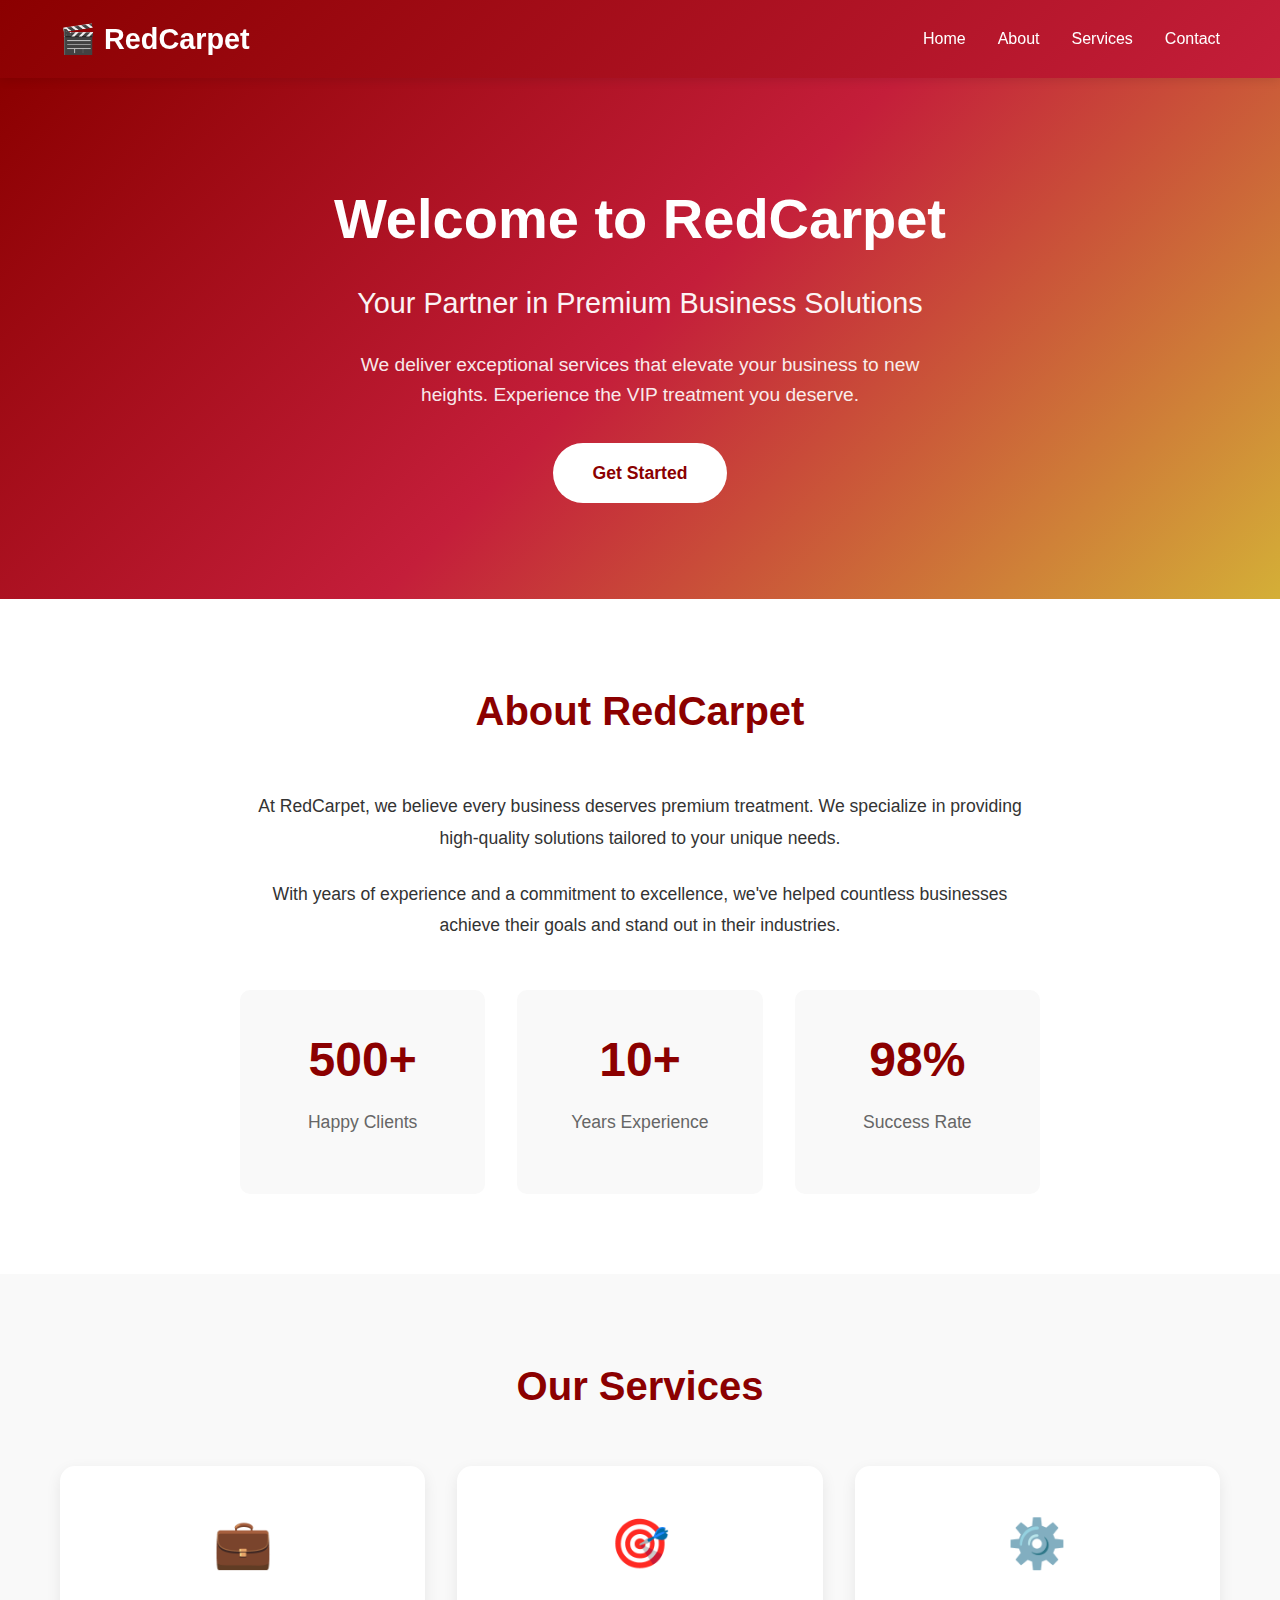
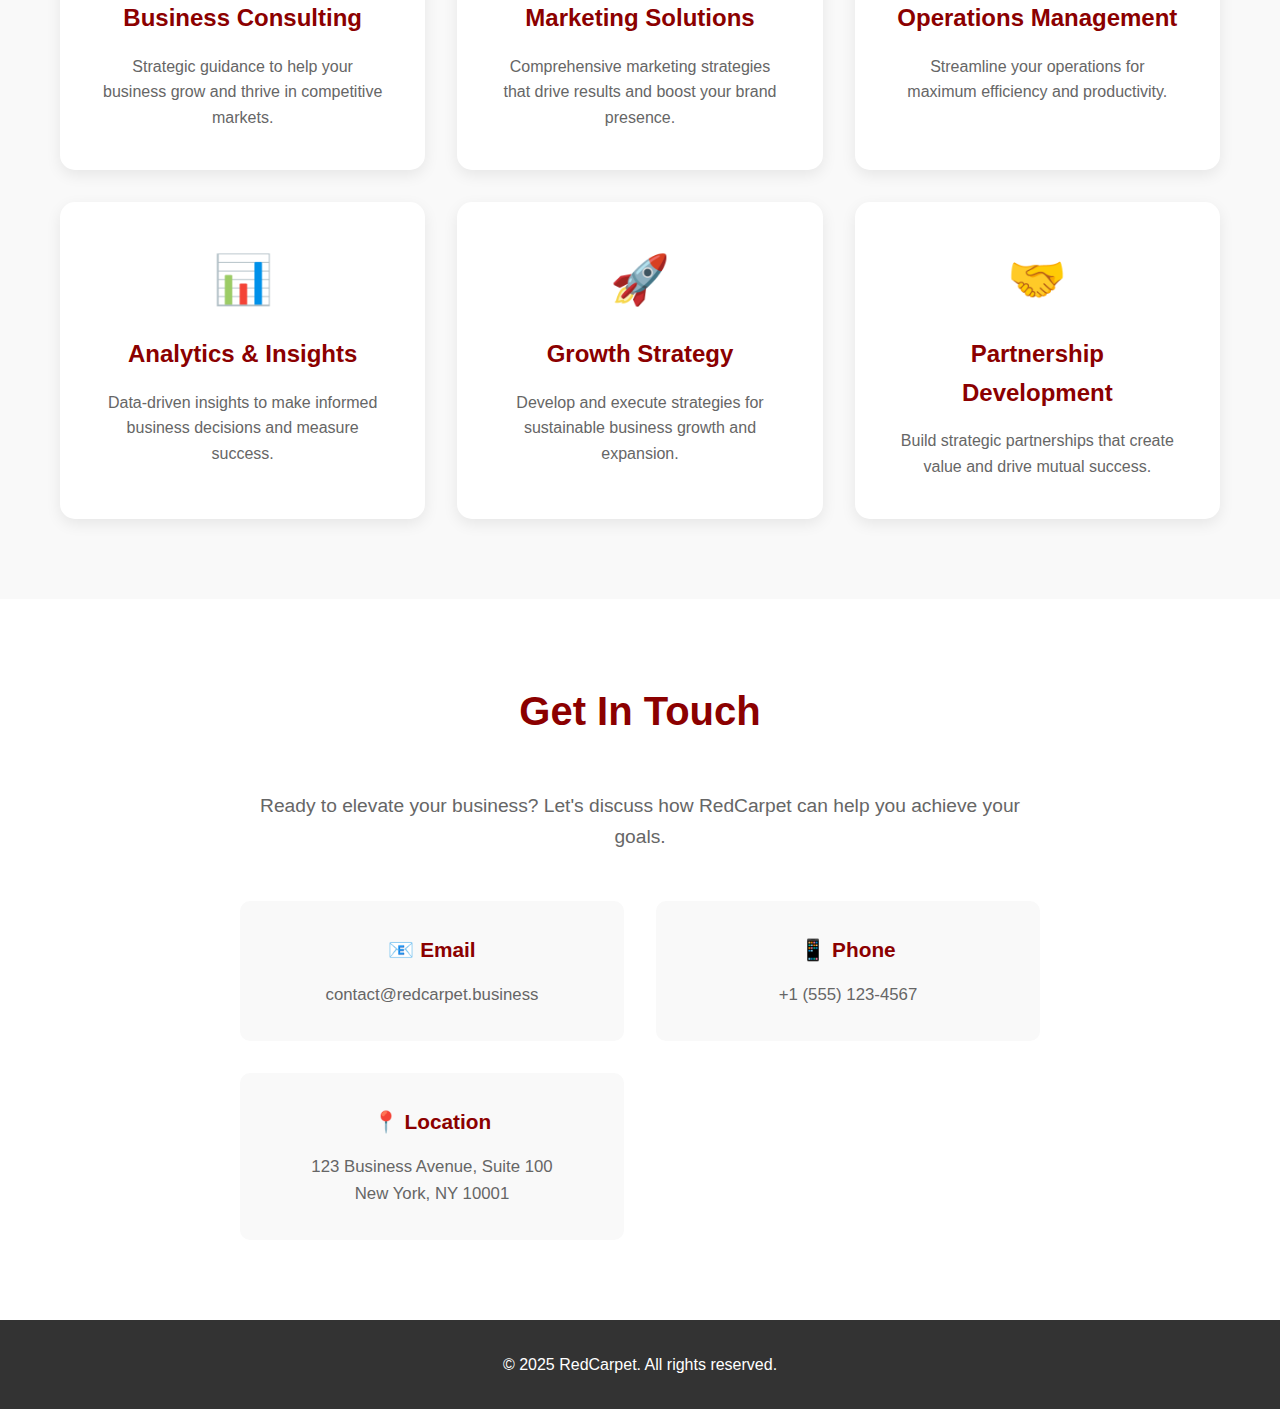
<file: index.html>
<!DOCTYPE html>
<html lang="en">
<head>
    <meta charset="UTF-8">
    <meta name="viewport" content="width=device-width, initial-scale=1.0">
    <meta name="description" content="RedCarpet - Premium Business Solutions for Your Success">
    <title>RedCarpet - Premium Business Solutions</title>
    <link rel="stylesheet" href="style.css">
</head>
<body>
    <header>
        <nav class="navbar">
            <div class="container">
                <div class="logo">
                    <h1>🎬 RedCarpet</h1>
                </div>
                <ul class="nav-links">
                    <li><a href="#home">Home</a></li>
                    <li><a href="#about">About</a></li>
                    <li><a href="#services">Services</a></li>
                    <li><a href="#contact">Contact</a></li>
                </ul>
            </div>
        </nav>
    </header>

    <main>
        <!-- Hero Section -->
        <section id="home" class="hero">
            <div class="container">
                <div class="hero-content">
                    <h1 class="hero-title">Welcome to RedCarpet</h1>
                    <p class="hero-subtitle">Your Partner in Premium Business Solutions</p>
                    <p class="hero-description">We deliver exceptional services that elevate your business to new heights. Experience the VIP treatment you deserve.</p>
                    <a href="#contact" class="cta-button">Get Started</a>
                </div>
            </div>
        </section>

        <!-- About Section -->
        <section id="about" class="about">
            <div class="container">
                <h2 class="section-title">About RedCarpet</h2>
                <div class="about-content">
                    <p>At RedCarpet, we believe every business deserves premium treatment. We specialize in providing high-quality solutions tailored to your unique needs.</p>
                    <p>With years of experience and a commitment to excellence, we've helped countless businesses achieve their goals and stand out in their industries.</p>
                    <div class="stats">
                        <div class="stat-item">
                            <h3>500+</h3>
                            <p>Happy Clients</p>
                        </div>
                        <div class="stat-item">
                            <h3>10+</h3>
                            <p>Years Experience</p>
                        </div>
                        <div class="stat-item">
                            <h3>98%</h3>
                            <p>Success Rate</p>
                        </div>
                    </div>
                </div>
            </div>
        </section>

        <!-- Services Section -->
        <section id="services" class="services">
            <div class="container">
                <h2 class="section-title">Our Services</h2>
                <div class="services-grid">
                    <div class="service-card">
                        <div class="service-icon">💼</div>
                        <h3>Business Consulting</h3>
                        <p>Strategic guidance to help your business grow and thrive in competitive markets.</p>
                    </div>
                    <div class="service-card">
                        <div class="service-icon">🎯</div>
                        <h3>Marketing Solutions</h3>
                        <p>Comprehensive marketing strategies that drive results and boost your brand presence.</p>
                    </div>
                    <div class="service-card">
                        <div class="service-icon">⚙️</div>
                        <h3>Operations Management</h3>
                        <p>Streamline your operations for maximum efficiency and productivity.</p>
                    </div>
                    <div class="service-card">
                        <div class="service-icon">📊</div>
                        <h3>Analytics & Insights</h3>
                        <p>Data-driven insights to make informed business decisions and measure success.</p>
                    </div>
                    <div class="service-card">
                        <div class="service-icon">🚀</div>
                        <h3>Growth Strategy</h3>
                        <p>Develop and execute strategies for sustainable business growth and expansion.</p>
                    </div>
                    <div class="service-card">
                        <div class="service-icon">🤝</div>
                        <h3>Partnership Development</h3>
                        <p>Build strategic partnerships that create value and drive mutual success.</p>
                    </div>
                </div>
            </div>
        </section>

        <!-- Contact Section -->
        <section id="contact" class="contact">
            <div class="container">
                <h2 class="section-title">Get In Touch</h2>
                <div class="contact-content">
                    <p>Ready to elevate your business? Let's discuss how RedCarpet can help you achieve your goals.</p>
                    <div class="contact-info">
                        <div class="contact-item">
                            <h3>📧 Email</h3>
                            <p>contact@redcarpet.business</p>
                        </div>
                        <div class="contact-item">
                            <h3>📱 Phone</h3>
                            <p>+1 (555) 123-4567</p>
                        </div>
                        <div class="contact-item">
                            <h3>📍 Location</h3>
                            <p>123 Business Avenue, Suite 100<br>New York, NY 10001</p>
                        </div>
                    </div>
                </div>
            </div>
        </section>
    </main>

    <footer>
        <div class="container">
            <p>&copy; 2025 RedCarpet. All rights reserved.</p>
        </div>
    </footer>
</body>
</html>
</file>
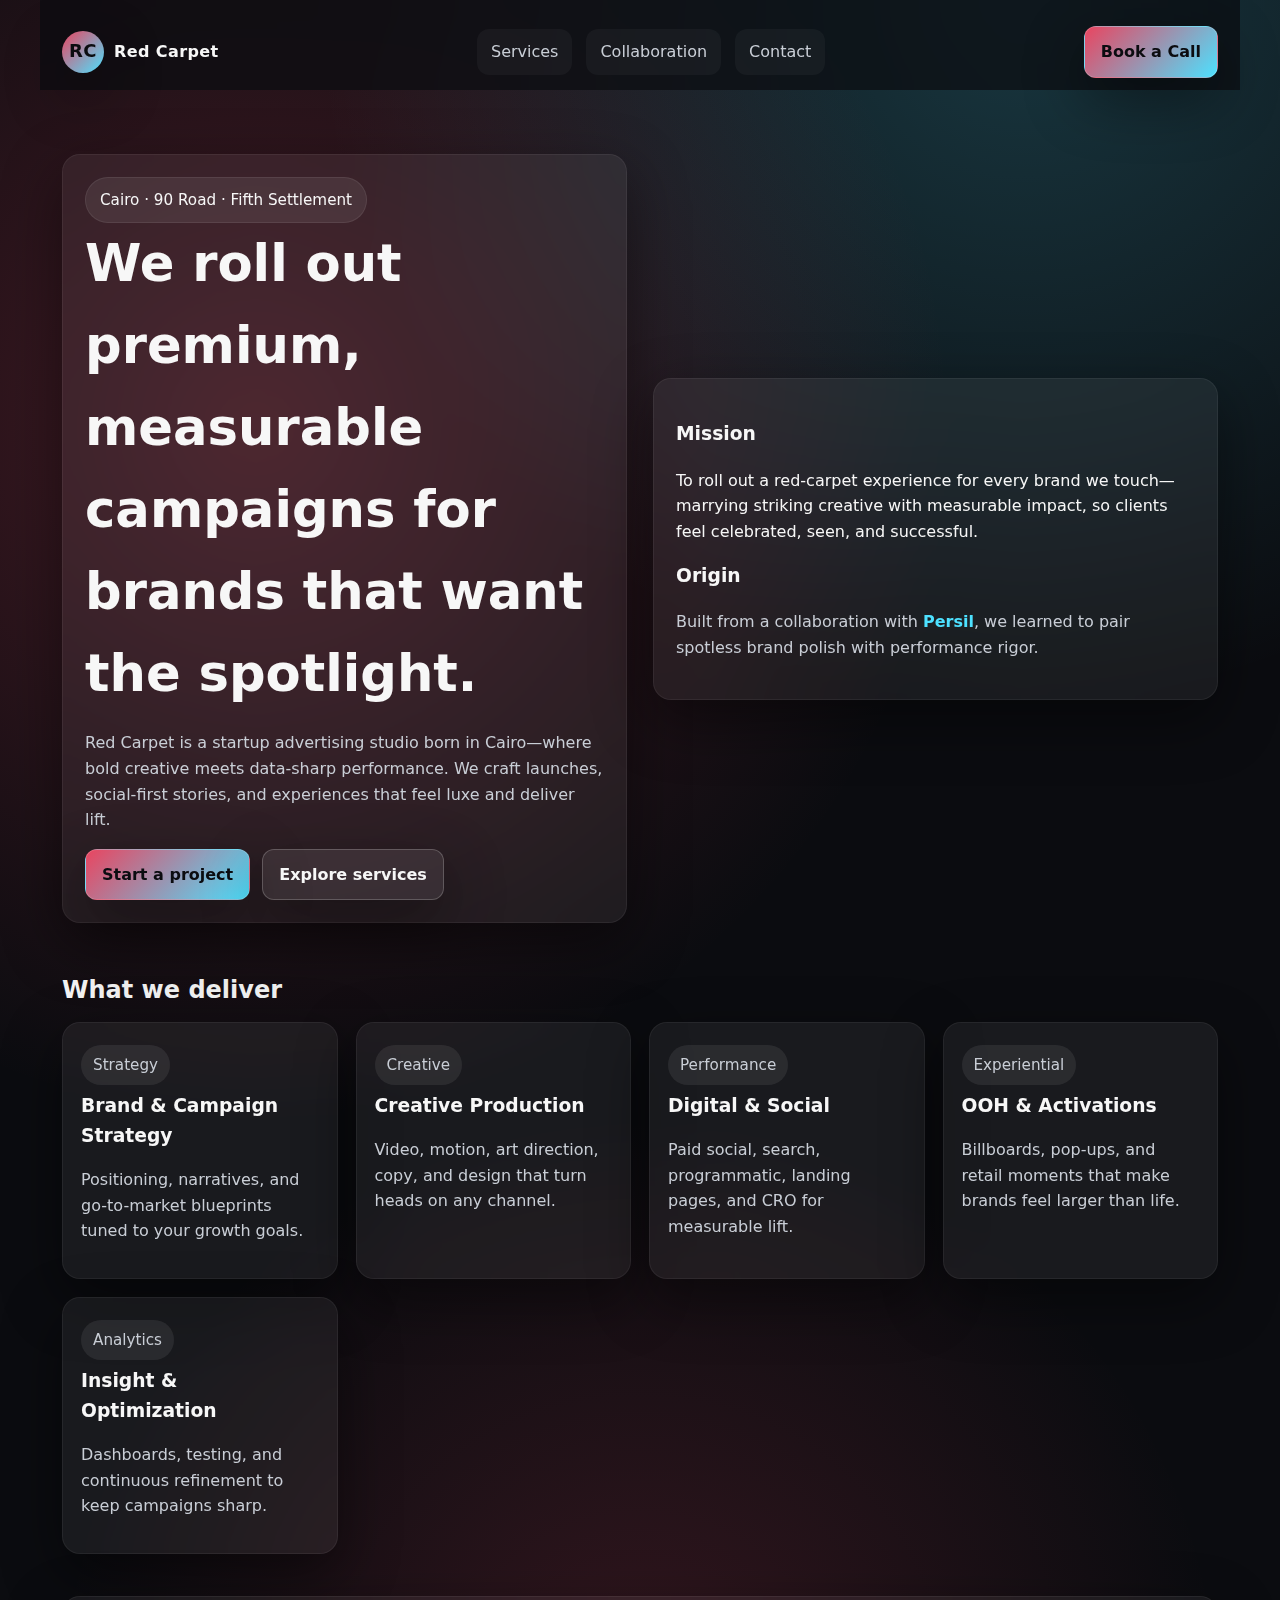
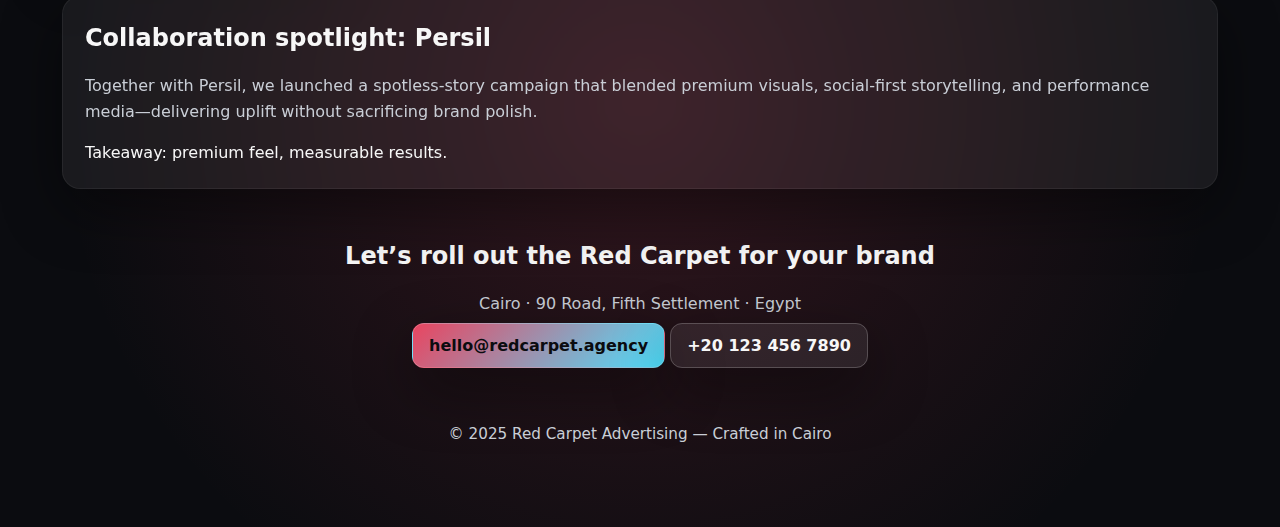
<file: project.html>
<!DOCTYPE html>
<html lang="en">
<head>
  <meta charset="UTF-8" />
  <meta name="viewport" content="width=device-width, initial-scale=1.0" />
  <title>Red Carpet Advertising | Cairo</title>
  <style>
    :root {
      --bg: #0b0c10;
      --panel: rgba(255,255,255,0.06);
      --accent: #e94560;
      --accent-2: #4de1ff;
      --text: #f7f7f7;
      --muted: #c9ced6;
      --shadow: 0 20px 60px rgba(0,0,0,0.45);
      --radius: 18px;
      --maxw: 1200px;
      --gradient: radial-gradient(circle at 20% 20%, rgba(233,69,96,0.25), transparent 35%),
                  radial-gradient(circle at 80% 0%, rgba(77,225,255,0.2), transparent 30%),
                  radial-gradient(circle at 50% 80%, rgba(233,69,96,0.18), transparent 32%),
                  #0b0c10;
    }
    * { box-sizing: border-box; }
    body {
      margin: 0;
      font-family: "Inter", system-ui, -apple-system, sans-serif;
      background: var(--gradient);
      color: var(--text);
      line-height: 1.6;
      overflow-x: hidden;
    }
    a { color: inherit; text-decoration: none; }
    header {
      max-width: var(--maxw);
      margin: 0 auto;
      padding: 26px 22px 12px;
      display: flex;
      align-items: center;
      justify-content: space-between;
      position: sticky;
      top: 0;
      backdrop-filter: blur(18px);
      background: rgba(11,12,16,0.72);
      z-index: 10;
    }
    .logo { display: flex; align-items: center; gap: 10px; font-weight: 700; letter-spacing: 0.4px; }
    .logo-mark {
      width: 42px; height: 42px; border-radius: 50%;
      background: linear-gradient(135deg, var(--accent), var(--accent-2));
      display: grid; place-items: center; font-size: 18px; font-weight: 800; color: #0b0c10;
      box-shadow: var(--shadow);
    }
    nav { display: flex; gap: 14px; flex-wrap: wrap; }
    nav a {
      padding: 10px 14px;
      border-radius: 12px;
      background: rgba(255,255,255,0.04);
      transition: all 0.2s ease;
      color: var(--muted);
    }
    nav a:hover { background: rgba(255,255,255,0.12); color: var(--text); }
    .btn {
      padding: 12px 16px;
      border-radius: 12px;
      border: 1px solid rgba(255,255,255,0.18);
      background: linear-gradient(135deg, var(--accent), var(--accent-2));
      color: #0b0c10; font-weight: 700; box-shadow: var(--shadow);
      transition: transform 0.2s ease, box-shadow 0.2s ease;
    }
    .btn:hover { transform: translateY(-1px); box-shadow: 0 16px 40px rgba(0,0,0,0.35); }
    main { max-width: var(--maxw); margin: 0 auto; padding: 32px 22px 80px; }
    .hero {
      display: grid; grid-template-columns: repeat(auto-fit, minmax(280px, 1fr));
      gap: 26px; align-items: center; margin-top: 32px;
    }
    .card {
      background: var(--panel); border: 1px solid rgba(255,255,255,0.06);
      border-radius: var(--radius); padding: 22px; box-shadow: var(--shadow);
      backdrop-filter: blur(14px);
    }
    .hero h1 { font-size: clamp(2.2rem, 4vw, 3.2rem); margin: 0 0 12px; }
    .muted { color: var(--muted); }
    .badge {
      display: inline-flex; align-items: center; gap: 8px;
      padding: 10px 14px; background: rgba(255,255,255,0.08);
      border-radius: 999px; border: 1px solid rgba(255,255,255,0.08);
      font-size: 0.95rem;
    }
    .grid { display: grid; gap: 18px; }
    .services { margin-top: 48px; }
    .services h2, .collab h2, .contact h2 { margin: 0 0 12px; }
    .service-card { padding: 18px; }
    .service-card h3 { margin: 6px 0 8px; }
    .pill {
      display: inline-block; padding: 8px 12px;
      border-radius: 999px; background: rgba(255,255,255,0.08);
      color: var(--muted); font-size: 0.95rem; margin: 4px 6px 0 0;
    }
    .collab { margin-top: 42px; }
    .collab .note { margin-top: 8px; }
    .contact { margin-top: 48px; text-align: center; }
    .contact .cta { margin-top: 14px; }
    .footer { margin-top: 64px; color: var(--muted); font-size: 0.95rem; text-align: center; }
    .highlight { color: var(--accent-2); font-weight: 700; }
    @media (max-width: 640px) {
      header { position: sticky; }
      nav { width: 100%; }
      nav a { flex: 1 1 auto; text-align: center; }
    }
  </style>
</head>
<body>
  <header>
    <div class="logo">
      <div class="logo-mark">RC</div>
      <div>Red Carpet</div>
    </div>
    <nav>
      <a href="#services">Services</a>
      <a href="#collab">Collaboration</a>
      <a href="#contact">Contact</a>
    </nav>
    <a class="btn" href="#contact">Book a Call</a>
  </header>

  <main>
    <section class="hero">
      <div class="card">
        <div class="badge">Cairo · 90 Road · Fifth Settlement</div>
        <h1>We roll out premium, measurable campaigns for brands that want the spotlight.</h1>
        <p class="muted">
          Red Carpet is a startup advertising studio born in Cairo—where bold creative meets data-sharp performance.
          We craft launches, social-first stories, and experiences that feel luxe and deliver lift.
        </p>
        <div style="margin-top:16px; display:flex; gap:12px; flex-wrap:wrap;">
          <a class="btn" href="#contact">Start a project</a>
          <a class="btn" style="background:rgba(255,255,255,0.08); color:var(--text); border-color:rgba(255,255,255,0.2);" href="#services">
            Explore services
          </a>
        </div>
      </div>
      <div class="card">
        <h3>Mission</h3>
        <p>To roll out a red-carpet experience for every brand we touch— marrying striking creative with measurable impact, so clients feel celebrated, seen, and successful.</p>
        <h3 style="margin-top:14px;">Origin</h3>
        <p class="muted">Built from a collaboration with <span class="highlight">Persil</span>, we learned to pair spotless brand polish with performance rigor.</p>
      </div>
    </section>

    <section id="services" class="services">
      <h2>What we deliver</h2>
      <div class="grid" style="grid-template-columns: repeat(auto-fit, minmax(240px, 1fr));">
        <div class="card service-card">
          <div class="pill">Strategy</div>
          <h3>Brand & Campaign Strategy</h3>
          <p class="muted">Positioning, narratives, and go-to-market blueprints tuned to your growth goals.</p>
        </div>
        <div class="card service-card">
          <div class="pill">Creative</div>
          <h3>Creative Production</h3>
          <p class="muted">Video, motion, art direction, copy, and design that turn heads on any channel.</p>
        </div>
        <div class="card service-card">
          <div class="pill">Performance</div>
          <h3>Digital & Social</h3>
          <p class="muted">Paid social, search, programmatic, landing pages, and CRO for measurable lift.</p>
        </div>
        <div class="card service-card">
          <div class="pill">Experiential</div>
          <h3>OOH & Activations</h3>
          <p class="muted">Billboards, pop-ups, and retail moments that make brands feel larger than life.</p>
        </div>
        <div class="card service-card">
          <div class="pill">Analytics</div>
          <h3>Insight & Optimization</h3>
          <p class="muted">Dashboards, testing, and continuous refinement to keep campaigns sharp.</p>
        </div>
      </div>
    </section>

    <section id="collab" class="collab">
      <div class="card">
        <h2>Collaboration spotlight: Persil</h2>
        <p class="muted">
          Together with Persil, we launched a spotless-story campaign that blended premium visuals, social-first storytelling,
          and performance media—delivering uplift without sacrificing brand polish.
        </p>
        <div class="note">Takeaway: premium feel, measurable results.</div>
      </div>
    </section>

    <section id="contact" class="contact">
      <h2>Let’s roll out the Red Carpet for your brand</h2>
      <p class="muted">Cairo · 90 Road, Fifth Settlement · Egypt</p>
      <div class="cta">
        <a class="btn" href="mailto:hello@redcarpet.agency">hello@redcarpet.agency</a>
        <a class="btn" style="background:rgba(255,255,255,0.08); color:var(--text); border-color:rgba(255,255,255,0.2);" href="tel:+201234567890">+20 123 456 7890</a>
      </div>
    </section>

    <div class="footer">
      © 2025 Red Carpet Advertising — Crafted in Cairo
    </div>
  </main>
</body>
</html>
</file>
<file: style.css>
/* Reset and Base Styles */
* {
    margin: 0;
    padding: 0;
    box-sizing: border-box;
}

body {
    font-family: 'Segoe UI', Tahoma, Geneva, Verdana, sans-serif;
    line-height: 1.6;
    color: #333;
    background-color: #f5f5f5;
}

.container {
    max-width: 1200px;
    margin: 0 auto;
    padding: 0 20px;
}

/* Navigation */
.navbar {
    background: linear-gradient(135deg, #8b0000 0%, #c41e3a 100%);
    padding: 1rem 0;
    position: sticky;
    top: 0;
    z-index: 1000;
    box-shadow: 0 2px 10px rgba(0, 0, 0, 0.1);
}

.navbar .container {
    display: flex;
    justify-content: space-between;
    align-items: center;
}

.logo h1 {
    color: white;
    font-size: 1.8rem;
    font-weight: bold;
}

.nav-links {
    display: flex;
    list-style: none;
    gap: 2rem;
}

.nav-links a {
    color: white;
    text-decoration: none;
    font-weight: 500;
    transition: opacity 0.3s ease;
}

.nav-links a:hover {
    opacity: 0.8;
}

/* Hero Section */
.hero {
    background: linear-gradient(135deg, #8b0000 0%, #c41e3a 50%, #d4af37 100%);
    color: white;
    padding: 6rem 0;
    text-align: center;
}

.hero-title {
    font-size: 3.5rem;
    margin-bottom: 1rem;
    animation: fadeInUp 1s ease;
}

.hero-subtitle {
    font-size: 1.8rem;
    margin-bottom: 1.5rem;
    opacity: 0.95;
    animation: fadeInUp 1.2s ease;
}

.hero-description {
    font-size: 1.2rem;
    margin-bottom: 2rem;
    max-width: 600px;
    margin: 0 auto 2rem;
    opacity: 0.9;
    animation: fadeInUp 1.4s ease;
}

.cta-button {
    display: inline-block;
    background: white;
    color: #8b0000;
    padding: 1rem 2.5rem;
    text-decoration: none;
    border-radius: 50px;
    font-weight: bold;
    font-size: 1.1rem;
    transition: transform 0.3s ease, box-shadow 0.3s ease;
    animation: fadeInUp 1.6s ease;
}

.cta-button:hover {
    transform: translateY(-3px);
    box-shadow: 0 10px 25px rgba(0, 0, 0, 0.2);
}

/* About Section */
.about {
    background: white;
    padding: 5rem 0;
}

.section-title {
    font-size: 2.5rem;
    text-align: center;
    margin-bottom: 3rem;
    color: #8b0000;
}

.about-content {
    max-width: 800px;
    margin: 0 auto;
    text-align: center;
}

.about-content p {
    font-size: 1.1rem;
    margin-bottom: 1.5rem;
    line-height: 1.8;
}

.stats {
    display: grid;
    grid-template-columns: repeat(auto-fit, minmax(200px, 1fr));
    gap: 2rem;
    margin-top: 3rem;
}

.stat-item {
    text-align: center;
    padding: 2rem;
    background: #f9f9f9;
    border-radius: 10px;
    transition: transform 0.3s ease;
}

.stat-item:hover {
    transform: translateY(-5px);
}

.stat-item h3 {
    font-size: 3rem;
    color: #8b0000;
    margin-bottom: 0.5rem;
}

.stat-item p {
    font-size: 1.1rem;
    color: #666;
}

/* Services Section */
.services {
    background: #f9f9f9;
    padding: 5rem 0;
}

.services-grid {
    display: grid;
    grid-template-columns: repeat(auto-fit, minmax(300px, 1fr));
    gap: 2rem;
    margin-top: 2rem;
}

.service-card {
    background: white;
    padding: 2.5rem;
    border-radius: 15px;
    text-align: center;
    box-shadow: 0 5px 15px rgba(0, 0, 0, 0.08);
    transition: transform 0.3s ease, box-shadow 0.3s ease;
}

.service-card:hover {
    transform: translateY(-10px);
    box-shadow: 0 15px 30px rgba(0, 0, 0, 0.15);
}

.service-icon {
    font-size: 3rem;
    margin-bottom: 1rem;
}

.service-card h3 {
    font-size: 1.5rem;
    margin-bottom: 1rem;
    color: #8b0000;
}

.service-card p {
    color: #666;
    line-height: 1.6;
}

/* Contact Section */
.contact {
    background: white;
    padding: 5rem 0;
}

.contact-content {
    max-width: 800px;
    margin: 0 auto;
    text-align: center;
}

.contact-content > p {
    font-size: 1.2rem;
    margin-bottom: 3rem;
    color: #666;
}

.contact-info {
    display: grid;
    grid-template-columns: repeat(auto-fit, minmax(250px, 1fr));
    gap: 2rem;
    margin-top: 2rem;
}

.contact-item {
    padding: 2rem;
    background: #f9f9f9;
    border-radius: 10px;
    transition: transform 0.3s ease;
}

.contact-item:hover {
    transform: translateY(-5px);
}

.contact-item h3 {
    font-size: 1.3rem;
    margin-bottom: 1rem;
    color: #8b0000;
}

.contact-item p {
    color: #666;
    font-size: 1.05rem;
}

/* Footer */
footer {
    background: #333;
    color: white;
    text-align: center;
    padding: 2rem 0;
}

/* Animations */
@keyframes fadeInUp {
    from {
        opacity: 0;
        transform: translateY(30px);
    }
    to {
        opacity: 1;
        transform: translateY(0);
    }
}

/* Responsive Design */
@media (max-width: 768px) {
    .navbar .container {
        flex-direction: column;
        gap: 1rem;
    }
    
    .nav-links {
        flex-direction: column;
        gap: 1rem;
        text-align: center;
    }
    
    .hero-title {
        font-size: 2.5rem;
    }
    
    .hero-subtitle {
        font-size: 1.4rem;
    }
    
    .hero-description {
        font-size: 1rem;
    }
    
    .services-grid {
        grid-template-columns: 1fr;
    }
    
    .stats {
        grid-template-columns: 1fr;
    }
}

@media (max-width: 480px) {
    .hero-title {
        font-size: 2rem;
    }
    
    .section-title {
        font-size: 2rem;
    }
}
</file>
